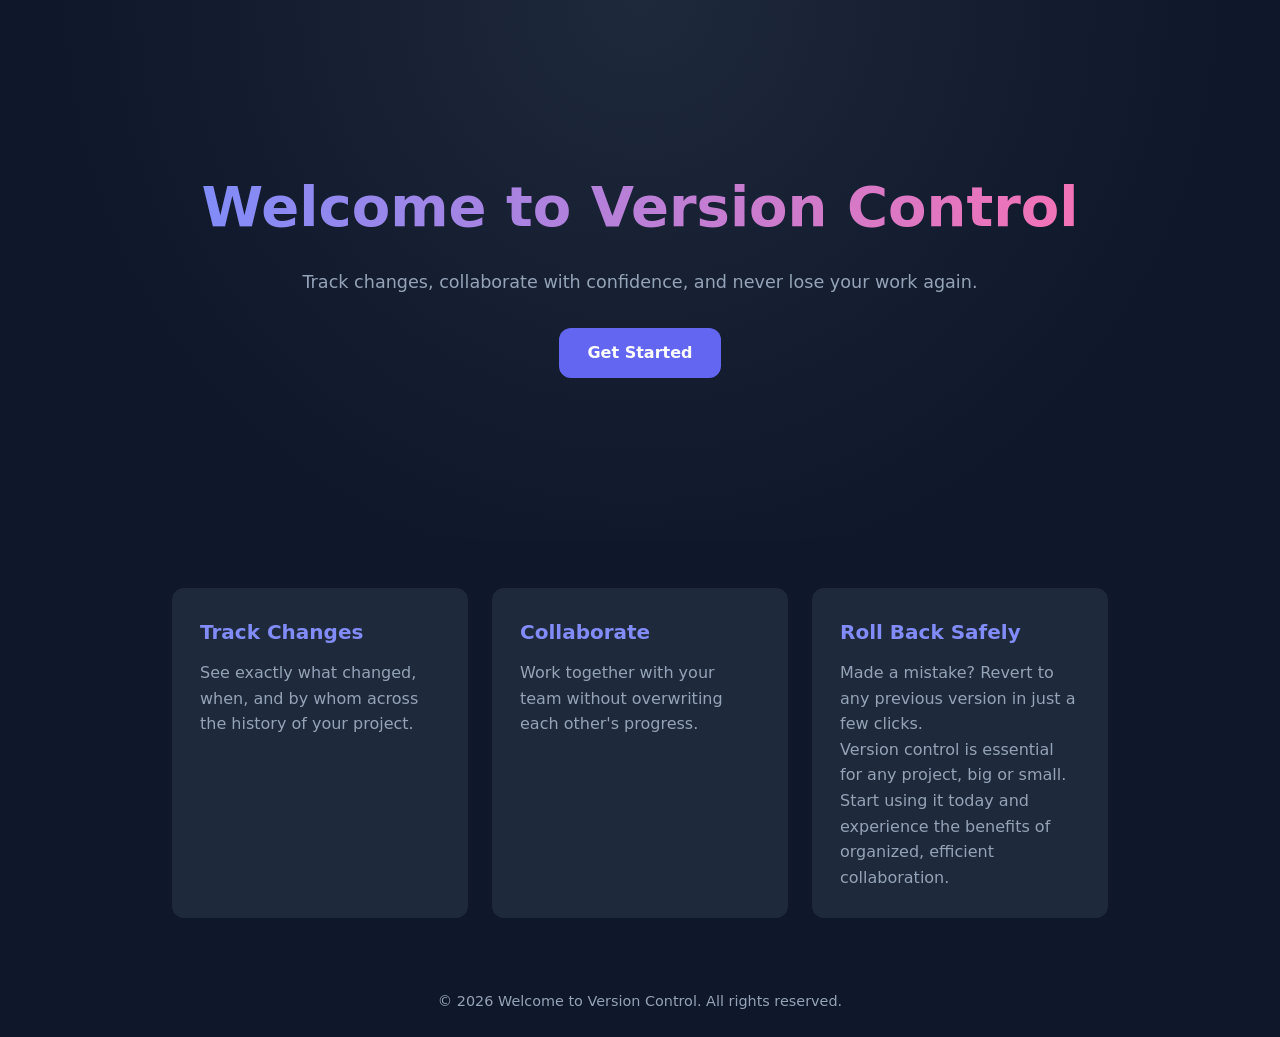
<file: index.html>
<!DOCTYPE html>
<html lang="en">
<head>
  <meta charset="UTF-8">
  <meta name="viewport" content="width=device-width, initial-scale=1.0">
  <title>Welcome to Version Control</title>
  <link rel="stylesheet" href="styles.css">
</head>
<body>
  <header class="hero">
    <div class="hero-content">
      <h1>Welcome to Version Control</h1>
      <p>Track changes, collaborate with confidence, and never lose your work again.</p>
      <a href="#features" class="btn">Get Started</a>
    </div>
  </header>

  <main id="features" class="features">
    <div class="card">
      <h2>Track Changes</h2>
      <p>See exactly what changed, when, and by whom across the history of your project.</p>
    </div>
    <div class="card">
      <h2>Collaborate</h2>
      <p>Work together with your team without overwriting each other's progress.</p>
    </div>
    <div class="card">
      <h2>Roll Back Safely</h2>
      <p>Made a mistake? Revert to any previous version in just a few clicks.</p>
    <p>Version control is essential for any project, big or small. Start using it today and experience the benefits of organized, efficient collaboration.</p>
    </div>
  </main> 
  <footer class="footer">
    <p>&copy; 2026 Welcome to Version Control. All rights reserved.</p>
  </footer>
</body>
</html>
</file>
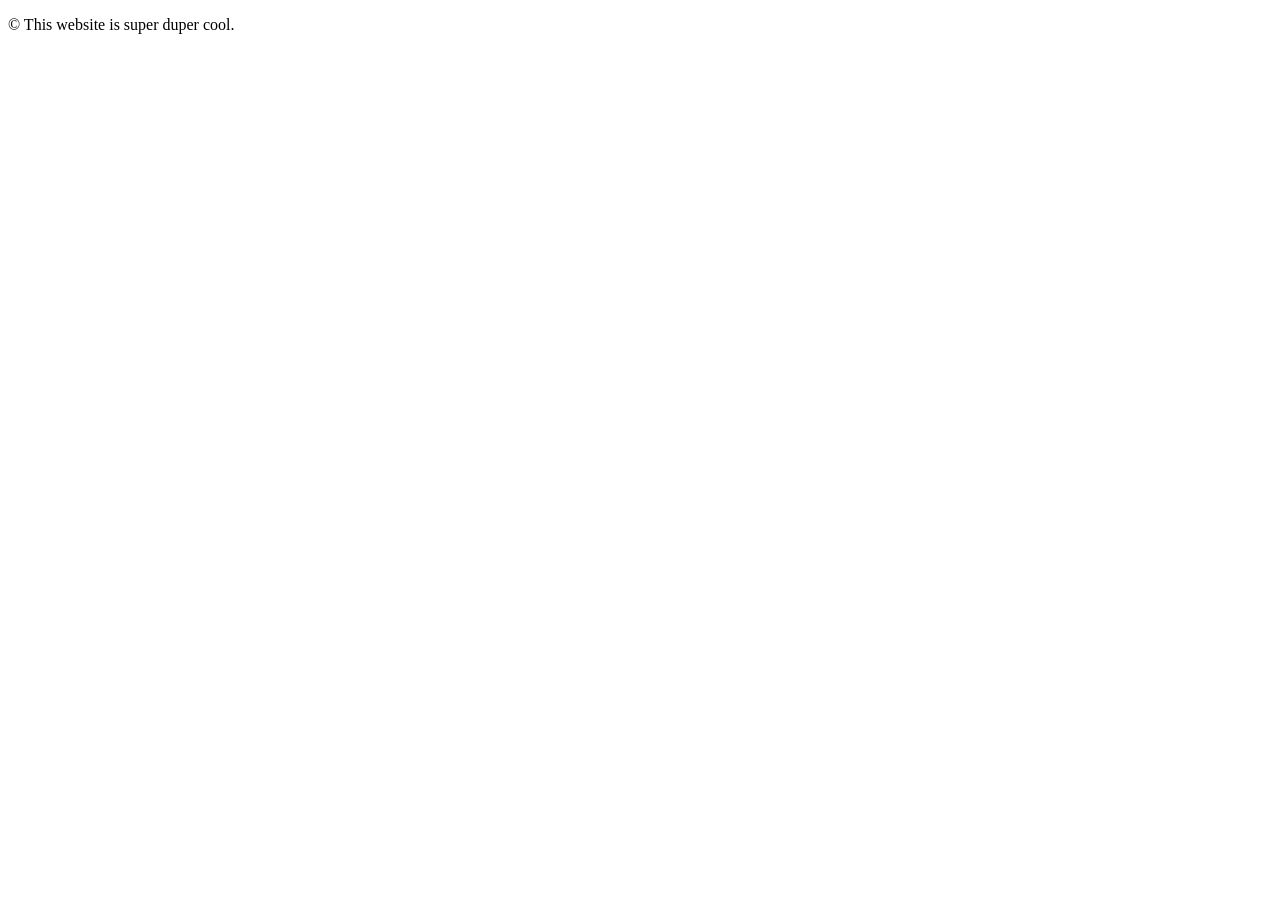
<file: footer.html>
<!DOCTYPE html>
<html lang="en">
<head>
    <meta charset="UTF-8">
    <meta name="viewport" content="width=device-width, initial-scale=1.0">
    <title>Document</title>
</head>
<body>
    <footer>
        <p>&copy; This website is super duper cool.</p>
    </footer>
</body>
</html>
</file>
<file: styles.css>
:root {
  --color-bg: #0f172a;
  --color-primary: #6366f1;
  --color-primary-light: #818cf8;
  --color-text: #f8fafc;
  --color-muted: #94a3b8;
  --color-card-bg: #1e293b;
  --radius: 12px;
  --transition: 0.25s ease;
}

* {
  margin: 0;
  padding: 0;
  box-sizing: border-box;
}

body {
  font-family: "Segoe UI", system-ui, -apple-system, sans-serif;
  background-color: var(--color-bg);
  color: var(--color-text);
  line-height: 1.6;
}

.hero {
  min-height: 60vh;
  display: flex;
  align-items: center;
  justify-content: center;
  text-align: center;
  padding: 2rem;
  background: radial-gradient(circle at top, #1e293b, #0f172a 70%);
}

.hero-content h1 {
  font-size: clamp(2rem, 5vw, 3.5rem);
  margin-bottom: 1rem;
  background: linear-gradient(90deg, var(--color-primary-light), #f472b6);
  -webkit-background-clip: text;
  background-clip: text;
  color: transparent;
}

.hero-content p {
  color: var(--color-muted);
  font-size: 1.1rem;
  margin-bottom: 2rem;
}

.btn {
  display: inline-block;
  padding: 0.75rem 1.75rem;
  background-color: var(--color-primary);
  color: #fff;
  text-decoration: none;
  border-radius: var(--radius);
  font-weight: 600;
  transition: background-color var(--transition), transform var(--transition);
}

.btn:hover {
  background-color: var(--color-primary-light);
  transform: translateY(-2px);
}

.features {
  max-width: 1000px;
  margin: 0 auto;
  padding: 3rem 2rem;
  display: grid;
  grid-template-columns: repeat(auto-fit, minmax(240px, 1fr));
  gap: 1.5rem;
}

.card {
  background-color: var(--color-card-bg);
  border-radius: var(--radius);
  padding: 1.75rem;
  transition: transform var(--transition), box-shadow var(--transition);
}

.card:hover {
  transform: translateY(-4px);
  box-shadow: 0 10px 25px rgba(0, 0, 0, 0.35);
}

.card h2 {
  color: var(--color-primary-light);
  margin-bottom: 0.75rem;
  font-size: 1.25rem;
}

.card p {
  color: var(--color-muted);
}

.footer {
  text-align: center;
  padding: 1.5rem;
  color: var(--color-muted);
  font-size: 0.9rem;
}
</file>
